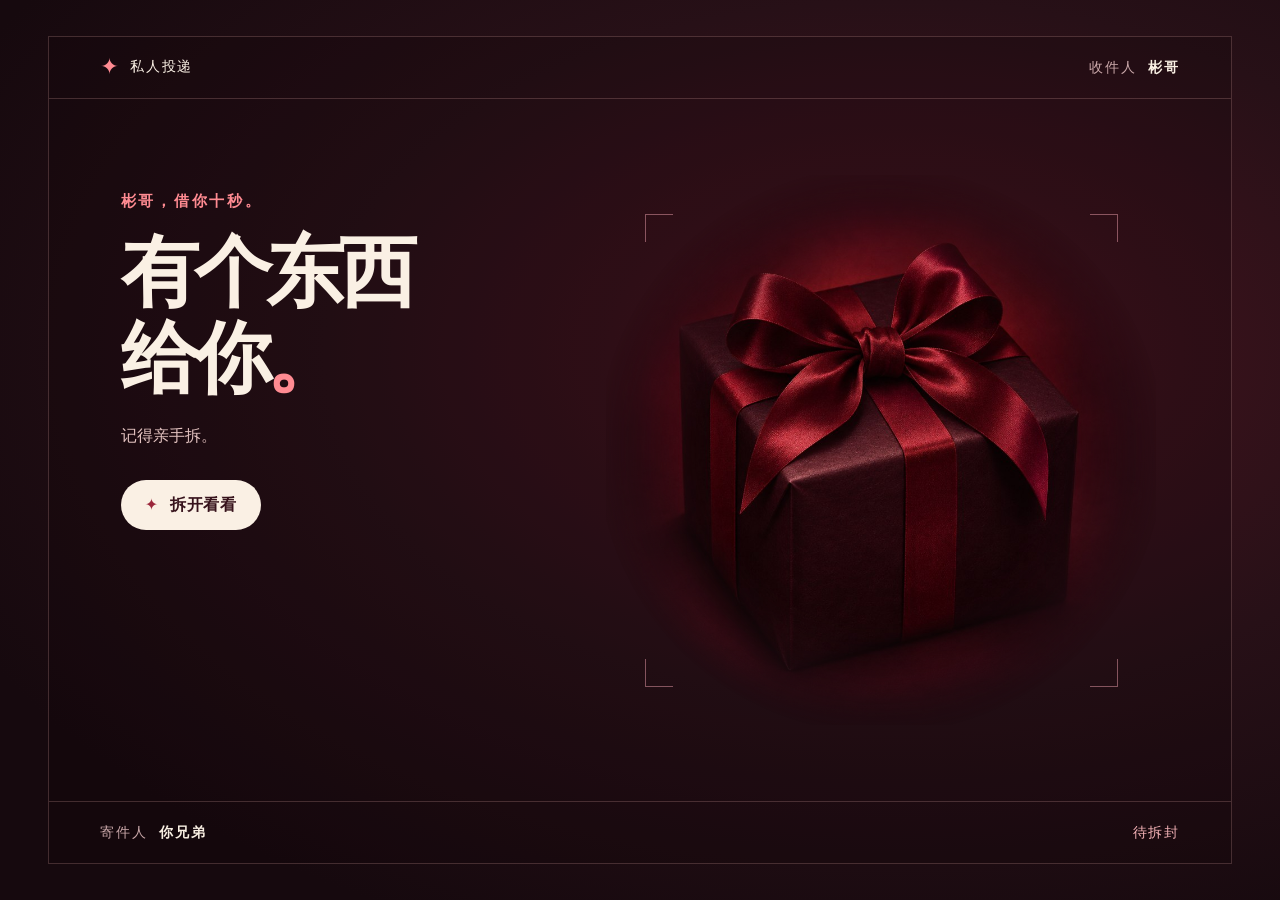
<file: index.html>
<!doctype html>
<html lang="zh-CN">
<head>
  <meta charset="utf-8">
  <meta name="viewport" content="width=device-width, initial-scale=1">
  <meta name="theme-color" content="#170a0e">
  <meta name="robots" content="noindex,nofollow,noarchive">
  <meta name="description" content="有个小东西，记得亲手拆。">
  <meta property="og:title" content="有个东西给你">
  <meta property="og:description" content="有个小东西，记得亲手拆。">
  <meta property="og:type" content="website">
  <meta property="og:image" content="https://wjh2785642841-ux.github.io/one-small-parcel-2jqiqms/parcel.jpg">
  <title>有个东西给你</title>
  <link rel="stylesheet" href="./style.css">
  <script src="./birthday.js" defer></script>
</head>
<body>
  <main class="parcel" id="parcel">
    <header class="parcel-header">
      <div class="wordmark"><span aria-hidden="true">✦</span> 私人投递</div>
      <p class="recipient">收件人 <strong>彬哥</strong></p>
    </header>

    <section class="cover scene" id="cover" aria-labelledby="cover-heading">
      <div class="cover-copy">
        <p class="eyebrow">彬哥，借你十秒。</p>
        <h1 id="cover-heading" tabindex="-1">有个东西<br>给你<span>。</span></h1>
        <p class="cover-note">记得亲手拆。</p>
      </div>
      <figure class="gift">
        <img src="./parcel.jpg" width="980" height="980" fetchpriority="high" alt="系着酒红色缎带的礼物盒">
        <span class="corner top-left" aria-hidden="true"></span>
        <span class="corner top-right" aria-hidden="true"></span>
        <span class="corner bottom-left" aria-hidden="true"></span>
        <span class="corner bottom-right" aria-hidden="true"></span>
      </figure>
      <div class="cover-actions">
        <button class="button button-cream" id="open-gift" type="button"><span aria-hidden="true">✦</span> 拆开看看</button>
      </div>
      <noscript class="no-script">彬哥，18 岁生日快乐！想做的事就去试，遇到难事记得喊我。—— 你兄弟</noscript>
    </section>

    <section class="celebration scene" id="celebration" aria-labelledby="birthday-heading" hidden>
      <div class="birthday-copy">
        <p class="eyebrow">彬哥，恭喜成年。</p>
        <h2 id="birthday-heading" tabindex="-1">18 岁<br>生日快乐<span>！</span></h2>
        <p class="joke">年龄升级了，幼稚可以照旧。<br>以后再干傻事，就叫积累人生经验。</p>
      </div>
      <div class="cake-scene" id="cake-scene" aria-hidden="true">
        <span class="age-art">18</span>
        <span class="cake-sparkle sparkle-one">✧</span><span class="cake-sparkle sparkle-two">✦</span>
        <div class="cake">
          <div class="candlelight"></div>
          <div class="candle candle-left"><i class="flame"></i></div>
          <div class="candle candle-middle"><i class="flame"></i></div>
          <div class="candle candle-right"><i class="flame"></i></div>
          <div class="cake-plate"></div>
          <div class="cake-body"></div>
          <div class="cake-top"></div>
          <div class="cake-drops"><i></i><i></i><i></i><i></i><i></i></div>
        </div>
      </div>
      <div class="wish-actions">
        <p class="wish-note" id="wish-note" aria-live="polite">先想一个愿望，别告诉我。</p>
        <button class="button button-cream" id="blow-candles" type="button">吹蜡烛</button>
        <button class="button button-cream" id="open-letter" type="button" hidden>看看盒底的信</button>
      </div>
    </section>

    <section class="letter-scene scene" id="letter-scene" aria-labelledby="letter-heading" hidden>
      <article class="letter">
        <div class="letter-top"><p class="eyebrow">写给彬哥</p><span class="letter-stamp" aria-hidden="true">18</span></div>
        <h2 id="letter-heading" tabindex="-1">说点认真的。</h2>
        <p>平时见面光顾着互损，有句话还真没怎么说过：有你这个兄弟，我挺高兴的。</p>
        <p>十八岁了，想做的事就去试。遇到难事别一个人扛，给我发个消息。哪怕以后各忙各的，有空也要出来吃顿饭。</p>
        <p>彬哥，生日快乐。愿你今年能做成一件自己想了很久的事。</p>
        <p class="signature">你兄弟</p>
        <p class="postscript">蛋糕记得分我一口。</p>
      </article>
      <button class="button button-outline" id="replay" type="button">再拆一次</button>
    </section>

    <footer class="parcel-footer"><span>寄件人 <strong>你兄弟</strong></span><span id="parcel-status">待拆封</span></footer>
  </main>
  <div class="confetti" id="confetti" aria-hidden="true"></div>
</body>
</html>
</file>
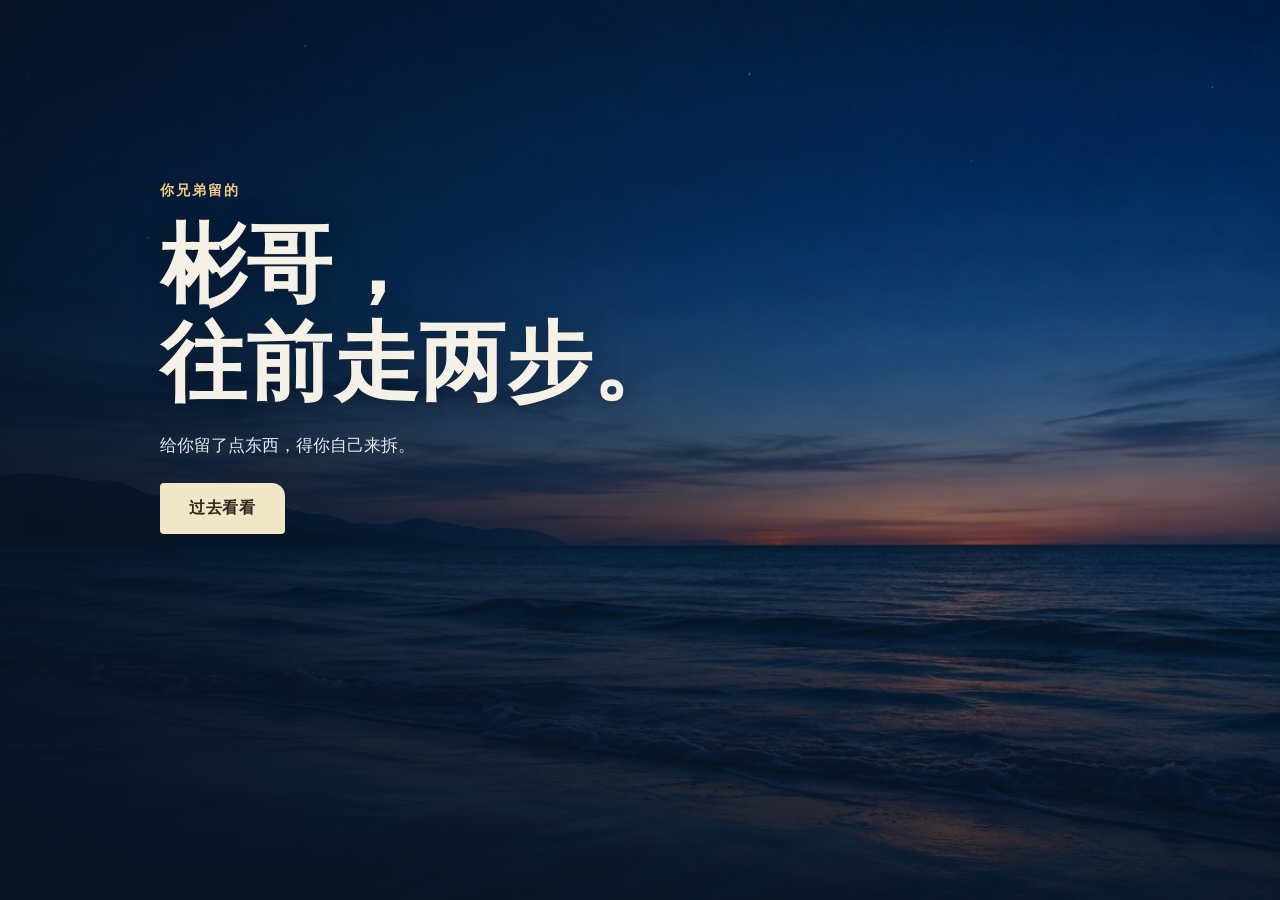
<file: eighteen-night/index.html>
<!doctype html>
<html lang="zh-CN">
<head>
  <meta charset="utf-8">
  <meta name="viewport" content="width=device-width, initial-scale=1">
  <meta name="theme-color" content="#101b2a">
  <meta name="robots" content="noindex,nofollow,noarchive">
  <meta name="description" content="彬哥，往前走两步。你兄弟给你留了点东西。">
  <meta property="og:title" content="给彬哥留的">
  <meta property="og:description" content="往前走两步。">
  <meta property="og:type" content="website">
  <meta property="og:image" content="https://wjh2785642841-ux.github.io/one-small-parcel-2jqiqms/eighteen-night/shore.jpg">
  <title>给彬哥留的</title>
  <link rel="stylesheet" href="./style.css">
  <script src="./scratch.js?v=2" defer></script>
  <script src="./finale.js" defer></script>
  <script src="./keepsake.js" defer></script>
  <script src="./journey.js?v=2" defer></script>
</head>
<body>
  <header class="route" id="route" hidden>
    <div class="route-line"><button class="back" id="back" type="button">回上一幕</button><span id="stage-label"></span></div>
    <progress id="route-progress" max="8" value="1" aria-label="生日旅程进度"></progress>
  </header>
  <main id="journey" data-current="shore">
    <section class="stage shore" id="shore" data-name="海边" aria-labelledby="shore-heading">
      <div class="shore-copy">
        <p class="eyebrow">你兄弟留的</p>
        <h1 id="shore-heading" tabindex="-1">彬哥，<br>往前走两步。</h1>
        <p>给你留了点东西，得你自己来拆。</p>
        <button class="button" type="button" data-next>过去看看</button>
      </div>
    </section>

    <section class="stage" id="birthday-card" data-name="一张贺卡" aria-labelledby="card-heading" hidden>
      <div class="chapter">
        <header class="chapter-heading"><h2 id="card-heading" tabindex="-1">给彬哥留的。</h2></header>
        <button class="seal-card" id="seal-card" type="button" aria-describedby="seal-hint"><span class="seal-name">彬哥</span><span class="seal-instruction">敲一下</span></button>
        <p class="subtle" id="seal-hint" role="status">敲三下，看看藏了什么。</p>
        <div class="age-reveal" id="age-reveal" hidden>
          <div class="age-main"><strong>18</strong><span>岁</span></div>
          <div><h3>生日快乐，彬哥！</h3><p>原来你已经在地球上待满了 216 个月。<br>第 217 个月的第一块蛋糕给你。</p></div>
        </div>
        <button class="button" type="button" id="to-cake" data-next hidden>去点蜡烛</button>
      </div>
    </section>

    <section class="stage" id="cake" data-name="蜡烛和许愿灯" data-cake="unlit" aria-labelledby="cake-heading" hidden>
      <div class="chapter cake-chapter">
        <header class="chapter-heading"><h2 id="cake-heading" tabindex="-1">这根你来点。</h2></header>
        <figure class="cake-photo" aria-hidden="true">
          <img class="cake-image" src="birthday-cake.jpg" width="1000" height="1000" alt="">
          <div class="cake-glow"></div><div class="cake-flame"></div><div class="wish-sky"></div><div class="wish-ember"></div>
          <img class="lantern" src="wish-lantern.png" width="264" height="251" alt="">
        </figure>
        <div class="cake-actions">
          <button class="button" type="button" id="light">点亮蜡烛</button>
          <div class="stack" id="blow-actions" hidden><p>想个愿望，想好了再吹。</p><button class="button" type="button" id="blow">吹蜡烛</button></div>
          <div class="stack" id="wish-actions" hidden>
            <p>愿望想好了，就送它上去。</p>
            <label class="wish-label" for="wish-input">留一句愿望</label>
            <input class="wish-input" type="text" id="wish-input" maxlength="36" placeholder="也可以只在心里想" autocomplete="off">
            <button class="button" type="button" id="launch">放一盏灯</button>
          </div>
          <div class="stack" id="launched" hidden><p id="wish-caption">灯升起来了。我们继续走。</p><button class="button" type="button" data-next>沿海边走走</button></div>
        </div>
      </div>
    </section>

    <section class="stage" id="notes" data-name="海边三张纸条" aria-labelledby="notes-heading" hidden>
      <div class="chapter">
        <header class="chapter-heading"><h2 id="notes-heading" tabindex="-1">捡到三张纸条。</h2><p>翻开看看，都是你兄弟写的。</p></header>
        <div class="notes" id="joke-notes">
          <details><summary>十八岁第一道题</summary><p>以后别人问你吃啥，「都行」不能再当菜名了。</p></details>
          <details><summary>关于今天的彬哥</summary><p>今天你说什么都对。明天你拿截图来，我可不认。</p></details>
          <details><summary>兄弟友情提醒</summary><p>今日份免挨损，到今晚十二点。续期免谈。</p></details>
        </div>
        <button class="button" type="button" data-next>继续往前</button>
      </div>
    </section>

    <section class="stage" id="coupon" data-name="一张刮刮卡" aria-labelledby="coupon-heading" hidden>
      <div class="chapter">
        <header class="chapter-heading"><h2 id="coupon-heading" tabindex="-1">这张得刮开。</h2><p>用手指在卡面上划一划。</p></header>
        <div class="scratch-ticket" id="scratch-ticket">
          <div id="scratch-prize" class="scratch-prize" aria-hidden="true"><p class="eyebrow">下次见面用</p><h3>一起吃顿饭。</h3><p>你哪天有空，发我一声。</p></div>
          <canvas id="scratch-canvas" aria-hidden="true"></canvas>
        </div>
        <button class="button button-outline" id="reveal-scratch" type="button">直接揭开</button>
        <button class="button" id="to-letter" type="button" data-next hidden>去拆那封信</button>
      </div>
    </section>

    <section class="stage" id="letter-stage" data-name="给彬哥的信" aria-labelledby="letter-scene-heading" hidden>
      <div class="chapter chapter-letter">
        <header class="chapter-heading" id="letter-intro"><h2 id="letter-scene-heading" tabindex="-1">还有一封信。</h2><p>刚才那些是闹你的。这封我想好好说。</p></header>
        <button class="envelope" id="open-letter" type="button"><span class="envelope-recipient">给彬哥</span><span class="envelope-action">拆开信</span></button>
        <article class="letter" id="letter" hidden>
          <p class="letter-to">给彬哥</p>
          <h2 id="letter-heading" tabindex="-1">平时没怎么说的几句。</h2>
          <p class="letter-text">给你做这个网页的时候，我想了挺久，到底有什么话非得今天说。说到底，我就想让你知道，有你这么个兄弟，我是真高兴。</p>
          <p class="letter-text">以后哪天心里堵得慌，不用先把事情想明白。给我发句「出来吃饭」就行。想说我就听，没话也能把饭吃完。</p>
          <p class="letter-text">遇上好事也记得来跟我显摆。下回见面我八成还是会损你。可今天写下来的这些，都算数。</p>
          <p class="letter-text">十八岁生日快乐啊，彬哥。</p>
          <p class="signature">你兄弟</p>
        </article>
        <div class="letter-actions" id="letter-actions" hidden><button class="button button-outline" id="save-letter" type="button">把信存下来</button><button class="button" type="button" data-next>接着走</button></div>
        <p class="subtle" id="save-message" role="status"></p>
      </div>
    </section>

    <section class="stage" id="later" data-name="留给以后的三张" aria-labelledby="later-heading" hidden>
      <div class="chapter">
        <header class="chapter-heading"><h2 id="later-heading" tabindex="-1">这三张给以后的你。</h2><p>现在看也行。哪天想起来了，再回来翻。</p></header>
        <div class="notes notes-later">
          <details><summary>碰上好事的时候</summary><p>发给我。直接一句「我牛不牛」就行。</p></details>
          <details><summary>有点烦的时候</summary><p>给我发个「能说话吗」。你慢慢讲，我听着。</p></details>
          <details><summary>十九岁生日那天</summary><p>要是还找得到这页，截个图发我。好让我知道该端下一块蛋糕了。</p></details>
        </div>
        <button class="button" type="button" data-next>看看天亮了没</button>
      </div>
    </section>

    <section class="stage dawn" id="dawn" data-name="天亮了" aria-labelledby="dawn-heading" hidden>
      <div class="chapter dawn-chapter">
        <canvas class="star-finale" id="star-finale" aria-hidden="true"></canvas>
        <header class="chapter-heading"><p class="eyebrow">海这边天亮了。</p><h2 id="dawn-heading" tabindex="-1">彬哥，生日快乐。</h2><p>下次见。记得那顿饭。</p></header>
        <button class="button button-outline" id="restart" type="button">回到海边</button>
      </div>
    </section>
    <noscript><div class="noscript-note">十八岁生日快乐啊，彬哥。—— 你兄弟</div></noscript>
  </main>
</body>
</html>
</file>
<file: style.css>
:root {
  color-scheme: dark;
  font-family: system-ui, "PingFang SC", "Microsoft YaHei", sans-serif;
  color: #faf0e4;
  background: #16090e;
  --paper: #faf0e4;
  --muted: #c9a7a9;
  --accent: #ff8b92;
  --border: #efb2b036;
}

*, *::before, *::after { box-sizing: border-box; }
[hidden] { display: none !important; }
body { margin: 0; min-inline-size: 280px; }
p, figure, h1, h2 { margin: 0; }

body::before {
  content: "";
  position: fixed;
  inset: 0;
  z-index: -1;
  background: radial-gradient(ellipse at 70% 39%, #49141f 0%, #271017 45%, #16090e 82%);
}

.parcel {
  max-width: 1184px;
  min-height: calc(100svh - 72px);
  margin: 36px auto;
  display: grid;
  grid-template-rows: auto 1fr auto;
  border: 1px solid var(--border);
  background: #14080b3d;
}

.parcel-header, .parcel-footer {
  display: flex;
  justify-content: space-between;
  align-items: center;
  gap: 12px;
  padding: 0 clamp(22px, 4vw, 58px);
  min-height: 62px;
  color: var(--muted);
  font-size: .875rem;
  letter-spacing: .12em;
}

.parcel-header { border-bottom: 1px solid var(--border); }
.parcel-footer { border-top: 1px solid var(--border); }
.parcel strong { font-weight: 650; color: var(--paper); margin-inline-start: 6px; }
.wordmark { display: flex; align-items: center; gap: 10px; color: var(--paper); }
.wordmark span { font-size: 1.38rem; color: var(--accent); line-height: 1; }
#parcel-status { color: #f5b4b8; }

.cover, .celebration {
  display: grid;
  grid-template-columns: minmax(0, .93fr) minmax(0, 1.07fr);
  grid-template-areas: "copy visual" "actions visual";
  grid-template-rows: 1fr 1fr;
  align-items: start;
  min-height: 580px;
  padding: 36px clamp(25px, 5.6vw, 83px);
}

.cover-copy, .birthday-copy { grid-area: copy; align-self: end; z-index: 1; }
.eyebrow { color: var(--accent); font-size: .94rem; font-weight: 650; letter-spacing: .18em; }
.cover h1, .birthday-copy h2 {
  font-size: clamp(3rem, 6.1vw, 6rem);
  line-height: 1.11;
  letter-spacing: -.066em;
  font-weight: 850;
  margin: 18px 0 20px;
}

h1 span, h2 span { color: var(--accent); }
h1:focus, h2:focus { outline: none; }
.cover-note, .joke, .wish-note { font-size: 1rem; line-height: 1.75; color: #e4c3c1; }
.cover-actions, .wish-actions { grid-area: actions; z-index: 1; margin-top: 30px; }

.gift {
  grid-area: visual;
  align-self: center;
  justify-self: center;
  position: relative;
  width: min(100%, 550px);
  isolation: isolate;
}

.gift img {
  display: block;
  width: 100%;
  height: auto;
  mask-image: radial-gradient(ellipse at center, black 44%, transparent 73%);
}

.corner { position: absolute; width: 28px; height: 28px; border: 0 solid #faabb675; }
.top-left { inset: 7% auto auto 7%; border-width: 1px 0 0 1px; }
.top-right { inset: 7% 7% auto auto; border-width: 1px 1px 0 0; }
.bottom-left { inset: auto auto 7% 7%; border-width: 0 0 1px 1px; }
.bottom-right { inset: auto 7% 7% auto; border-width: 0 1px 1px 0; }

.button {
  min-height: 50px;
  padding: 10px 23px;
  border: 1px solid transparent;
  border-radius: 999px;
  font: inherit;
  font-weight: 750;
  letter-spacing: .06em;
  cursor: pointer;
  touch-action: manipulation;
  transition: background .18s ease, color .18s ease, transform .18s ease;
}

.button span { color: #9b273b; margin-inline-end: 4px; }
.button-cream { background: var(--paper); color: #37131c; }
.button-outline { background: transparent; color: var(--paper); border-color: #c78b94; }
.button:focus-visible { outline: 2px solid var(--accent); outline-offset: 5px; }
.button:active { transform: translateY(2px); }
@media (hover: hover) {
  .button-cream:hover { background: #ffd5ce; }
  .button-outline:hover { background: #6a2534; }
}

.scene.is-entering { animation: arrive .42s ease-out both; }
@keyframes arrive { from { opacity: 0; transform: translateY(10px); } }

.celebration { background: radial-gradient(ellipse at 72% 48%, #85263b4a, transparent 59%); }
.wish-note { margin-bottom: 12px; }

.cake-scene {
  grid-area: visual;
  align-self: center;
  justify-self: center;
  position: relative;
  isolation: isolate;
  display: grid;
  place-items: center;
  width: min(100%, 500px);
  height: clamp(320px, 36vw, 466px);
  container-type: inline-size;
}

.age-art {
  position: absolute;
  top: 45%;
  left: 47%;
  transform: translate(-50%, -50%);
  color: #6b293b36;
  -webkit-text-stroke: 1px #eb818e69;
  font: italic 400 80cqw/.73 Georgia, "Times New Roman", serif;
  letter-spacing: -.105em;
  pointer-events: none;
  user-select: none;
}

.cake-sparkle { position: absolute; color: #f58a97; transition: opacity .4s ease; }
.sparkle-one { top: 25%; left: 16%; font-size: 1.7rem; }
.sparkle-two { top: 43%; right: 12%; font-size: 1.15rem; }

.cake {
  position: absolute;
  left: 50%;
  bottom: 15%;
  transform: translateX(-50%);
  width: min(69%, 315px);
  aspect-ratio: 1.38;
  filter: drop-shadow(0 17px 17px #0f0208a8);
  transition: filter .45s ease;
}

.cake-plate, .cake-body, .cake-top, .cake-drops, .candle, .candlelight { position: absolute; }
.cake-plate { inset: auto 0 1% 0; height: 20%; border-radius: 50%; background: linear-gradient(#f0a5a7 55%, #934357 57%, #be6471 78%); }
.cake-body { inset: auto 7% 11% 7%; height: 44%; border-radius: 10% 10% 42% 42% / 5% 5% 26% 26%; background: linear-gradient(90deg, #bd596a, #f2a3aa 32%, #e58492 66%, #b64c64); }
.cake-top { inset: auto 7% 47% 7%; height: 22%; border-radius: 50%; background: radial-gradient(ellipse at 38% 33%, #ffecd2, #fbc4b6 80%); box-shadow: 0 4px 0 #f6b7ad; }
.cake-drops { inset: auto 8% 32% 8%; height: 24%; display: flex; align-items: flex-start; justify-content: space-evenly; }
.cake-drops i { width: 11%; height: 58%; background: linear-gradient(#ffcabb, #ffe0cb); border-radius: 0 0 100px 100px; }
.cake-drops i:nth-child(2n) { height: 84%; }
.cake-drops i:first-child, .cake-drops i:last-child { margin-top: -3%; }
.candle { width: 4.8%; height: 33%; bottom: 62%; z-index: 1; border-radius: 3px; background: repeating-linear-gradient(-24deg, #fce2b9 0 7px, #a73851 7px 13px); box-shadow: 2px 1px 4px #7d394e9e, inset -2px 0 #6b182d45; }
.candle-left { left: 34%; transform: rotate(-7deg); height: 25%; }
.candle-middle { left: 48%; bottom: 65%; }
.candle-right { left: 62%; transform: rotate(7deg); height: 27%; }
.candle::before { content: ""; position: absolute; width: 2px; height: 7px; top: -6px; left: calc(50% - 1px); background: #733832; }
.flame { position: absolute; width: 118%; height: 32%; min-height: 14px; max-height: 28px; left: -9%; bottom: calc(100% + 5px); border-radius: 60% 45% 53% 48%; background: radial-gradient(ellipse at 50% 69%, #fffbd7 30%, #ffd17a 64%, #ff887b 90%); box-shadow: 0 0 15px 5px #ff9a58a6; transform-origin: center bottom; animation: flicker 1s ease-in-out infinite alternate; }
.candle-middle .flame { animation-delay: -.45s; }
.candle-right .flame { animation-delay: -.75s; }
.candlelight { inset: -45% 7% 19%; background: radial-gradient(ellipse, #ff894647, transparent 69%); transition: opacity .35s ease; }
.cake-scene.is-out .candlelight, .cake-scene.is-out .cake-sparkle { opacity: 0; }
.cake-scene.is-out .flame { opacity: 0; animation: none; }
.cake-scene.is-out .cake { filter: brightness(.84) drop-shadow(0 17px 17px #0f0208a8); }
@keyframes flicker { to { transform: rotate(6deg) scale(.89, 1.12); } }

.letter-scene {
  display: grid;
  justify-items: center;
  align-content: center;
  gap: 23px;
  padding: 45px 24px;
  background: radial-gradient(ellipse, #6d263653, transparent 70%);
}

.letter {
  position: relative;
  width: min(100%, 555px);
  padding: clamp(27px, 5vw, 48px);
  color: #3a2225;
  background: repeating-linear-gradient(0deg, #a8565710 0 1px, transparent 1px 32px), linear-gradient(120deg, #fff1dc, #f6dfc9);
  box-shadow: 0 18px 45px #0b0209a9;
}

.letter-top { display: flex; justify-content: space-between; align-items: center; gap: 12px; }
.letter .eyebrow { color: #852d44; }
.letter-stamp { display: grid; place-items: center; border: 1px solid #9a4357a1; width: 49px; height: 49px; border-radius: 50%; transform: rotate(12deg); color: #963b51; font: italic 1.65rem Georgia, serif; }
.letter h2 { font-size: clamp(1.85rem, 5vw, 2.7rem); letter-spacing: -.045em; line-height: 1.3; margin: 5px 0 20px; }
.letter > p { line-height: 1.88; margin-bottom: 13px; }
.letter .signature { text-align: right; color: #852d44; font-weight: 750; margin-block: 16px; }
.letter .postscript { margin-bottom: 0; padding-top: 10px; border-top: 1px solid #88304745; color: #77283b; font-size: .91rem; }

.confetti { position: fixed; inset: 0; pointer-events: none; overflow: hidden; z-index: 10; }
.confetti i {
  position: absolute;
  left: var(--left);
  top: -24px;
  width: var(--width);
  height: var(--height);
  background: var(--color);
  animation: fall var(--duration) var(--delay) ease-in both;
}

@keyframes fall {
  from { transform: translate3d(0, -4vh, 0) rotate(0); opacity: 0; }
  9%, 72% { opacity: 1; }
  to { transform: translate3d(var(--drift), 94vh, 0) rotate(var(--spin)); opacity: 0; }
}

.no-script { grid-column: 1 / -1; color: var(--paper); }
@media (max-width: 1256px) { .parcel { margin-inline: 36px; } }

@media (max-width: 730px) {
  .parcel { margin: 12px; min-height: calc(100svh - 24px); }
  .parcel-header, .parcel-footer { min-height: 49px; padding-inline: 16px; }
  .cover, .celebration {
    grid-template-columns: minmax(0, 1fr);
    grid-template-areas: "copy" "visual" "actions";
    grid-template-rows: auto auto auto;
    align-content: center;
    min-height: 0;
    padding: 26px 22px;
    text-align: center;
  }
  .cover h1, .birthday-copy h2 { font-size: clamp(2.75rem, 11vw, 4.6rem); margin: 12px 0 10px; }
  .cover h1 br, .birthday-copy h2 br { display: none; }
  .gift { width: min(100%, clamp(220px, 37svh, 365px)); margin-block: 4px; }
  .cake-scene { width: min(100%, 350px); height: clamp(190px, 32svh, 310px); }
  .cover-actions, .wish-actions { margin-top: 4px; }
  .letter-scene { padding: 28px 15px; gap: 19px; }
}

@media (max-width: 350px) {
  .parcel { margin-inline: 8px; }
  .cover, .celebration { padding-inline: 13px; }
  .cover h1, .birthday-copy h2 { font-size: 2.4rem; }
}

@media (prefers-reduced-motion: reduce) {
  *, *::before, *::after { animation: none !important; transition: none !important; }
  .confetti { display: none; }
}
</file>
<file: eighteen-night/style.css>
:root {
  color-scheme: dark;
  background: #0c1524;
  color: #f5f1e6;
  font-family: system-ui, 'PingFang SC', 'Microsoft YaHei', sans-serif;
  --paper: #f2e6c9;
  --gold: #f2cb86;
  --muted: #bfcddd;
  --ink: #262c36;
  --line: #a8bbd044;
  --serif: 'Songti SC', 'Noto Serif CJK SC', SimSun, Georgia, serif;
}
*, *::before, *::after { box-sizing: border-box; }
[hidden] { display: none !important; }
body, h1, h2, h3, p, figure { margin: 0; }
button, input { font: inherit; }
button { cursor: pointer; touch-action: manipulation; }
button:focus-visible, summary:focus-visible, input:focus-visible { outline: 2px solid var(--gold); outline-offset: 4px; }
h1:focus, h2:focus { outline: none; }

.route {
  position: relative;
  z-index: 3;
  width: min(100% - 40px, 968px);
  margin-inline: auto;
  padding-top: 9px;
  color: var(--muted);
}
.route-line { display: flex; justify-content: space-between; align-items: center; gap: 10px; font-size: .88rem; }
.back { color: var(--muted); background: transparent; border: 0; min-height: 43px; padding: 3px 4px; }
.route progress { display: block; width: 100%; height: 2px; appearance: none; overflow: hidden; border: 0; background: #263647; color: var(--gold); }
.route progress::-webkit-progress-bar { background: #263647; }
.route progress::-webkit-progress-value { background: var(--gold); }
.route progress::-moz-progress-bar { background: var(--gold); }

.stage {
  min-height: calc(100svh - 54px);
  display: grid;
  align-content: center;
  isolation: isolate;
  position: relative;
  padding: clamp(28px, 5svh, 68px) max(20px, env(safe-area-inset-right)) clamp(30px, 7svh, 70px) max(20px, env(safe-area-inset-left));
  background: radial-gradient(ellipse at 48% 5%, #243d55 0, #17283b 41%, #0c1524 90%);
}
.stage.arriving .chapter { animation: enter .36s ease-out both; }
@keyframes enter { from { opacity: 0; transform: translateY(7px); } }
.chapter { width: min(100%, 540px); margin-inline: auto; display: grid; justify-items: start; gap: clamp(15px, 3svh, 25px); }
.chapter-heading h2 { font-size: clamp(1.95rem, 6.8vw, 3.35rem); line-height: 1.2; letter-spacing: -.035em; }
.chapter-heading p { color: var(--muted); font-size: 1rem; line-height: 1.65; margin-top: 10px; }
.eyebrow { color: var(--gold); font-size: .87rem; letter-spacing: .15em; font-weight: 660; }
.subtle { color: var(--muted); font-size: .9rem; line-height: 1.62; }
.subtle:empty { display: none; }
.button {
  min-height: 51px;
  min-width: 125px;
  padding: 11px 22px;
  border: 1px solid transparent;
  border-radius: 4px 13px 4px 4px;
  color: #312618;
  background: var(--paper);
  font-size: 1rem;
  font-weight: 720;
  letter-spacing: .035em;
  transition: background .18s ease, box-shadow .18s ease;
}
.button-outline { color: #f5eddf; background: #14213153; border-color: #afbccb78; }
.button:disabled { opacity: .75; cursor: wait; }
@media (hover: hover) { .button:hover { box-shadow: 0 0 24px #ead5b044; } }

.shore { min-height: 100svh; align-content: center; }
.shore::before, .dawn::before {
  content: '';
  position: absolute;
  inset: 0;
  z-index: -1;
  background:
    linear-gradient(90deg, #081425ba 0%, #0c192954 51%, #0c192908 100%),
    linear-gradient(0deg, #091524b8 0%, transparent 62%),
    url('./shore.jpg') 55% 53% / cover no-repeat;
}
.shore-copy { width: min(100%, 960px); margin-inline: auto; display: grid; justify-items: start; padding: 12px 0 clamp(88px, 20svh, 178px); }
.shore-copy h1 {
  margin: 16px 0 18px;
  font-family: var(--serif);
  font-size: clamp(2.6rem, 10vw, 5.4rem);
  line-height: 1.14;
  font-weight: 690;
  letter-spacing: .005em;
  text-shadow: 0 3px 27px #0711228e;
}
.shore-copy > p:not(.eyebrow) { color: #e2eaf3; line-height: 1.68; font-size: 1.06rem; }
.shore-copy .button { margin-top: 24px; }

.seal-card, .envelope {
  isolation: isolate;
  position: relative;
  width: 100%;
  min-height: 200px;
  border-radius: 4px 19px 4px 4px;
  border: 1px solid #ad9469;
  box-shadow: 0 16px 44px #0710197a;
  color: #513b26;
  background: linear-gradient(152deg, #f4e7c6 6%, #e5cda0 55%, #dcc098);
  display: grid;
  justify-content: center;
  align-content: center;
  row-gap: 10px;
  text-align: center;
}
.seal-card::before { content: ''; position: absolute; inset: 9px; border: 1px solid #8467406b; border-radius: 2px 13px 2px 2px; pointer-events: none; }
.seal-name, .envelope-recipient { font-family: var(--serif); font-weight: 700; font-size: clamp(2rem, 7vw, 2.8rem); letter-spacing: .13em; }
.seal-instruction, .envelope-action { color: #5d482f; font-size: .9rem; font-weight: 660; letter-spacing: .06em; }
.seal-card.tap { animation: tap .24s ease-out; }
@keyframes tap { 40% { transform: rotate(-1deg) scale(.986); } }
.age-reveal {
  width: 100%;
  display: grid;
  grid-template-columns: auto 1fr;
  align-items: center;
  gap: clamp(16px, 4vw, 30px);
  border-top: 1px solid #d8bd8380;
  border-bottom: 1px solid #d8bd8380;
  padding: 17px 0 20px;
  animation: enter .55s ease both;
}
.age-main { display: flex; align-items: baseline; gap: 3px; color: var(--gold); white-space: nowrap; }
.age-main strong { font-family: Georgia, serif; font-weight: 650; line-height: .9; font-size: clamp(3.1rem, 13vw, 5.6rem); }
.age-reveal h3, .scratch-prize h3 { font-size: clamp(1.23rem, 5.5vw, 1.75rem); line-height: 1.22; margin-bottom: 9px; }
.age-reveal p { color: var(--muted); line-height: 1.65; font-size: .94rem; }

.cake-chapter { width: min(100%, 920px); grid-template-columns: minmax(0, .78fr) minmax(0, 1fr); grid-template-areas: 'cake-title cake-photo' 'cake-actions cake-photo'; align-items: start; column-gap: clamp(25px, 6vw, 72px); }
.cake-chapter .chapter-heading { grid-area: cake-title; align-self: end; }
.cake-photo { --wick: 67.35%; position: relative; grid-area: cake-photo; width: 100%; overflow: hidden; isolation: isolate; border: 1px solid #c5d3df67; border-radius: 5px 39px 5px 5px; box-shadow: 0 15px 54px #04122385; }
.cake-image { display: block; width: 100%; height: auto; transition: filter .68s ease; }
.cake-glow, .wish-sky { position: absolute; inset: 0; pointer-events: none; opacity: 0; transition: opacity .68s ease; }
.cake-glow { background: radial-gradient(ellipse at 50% 32%, #f4a55975 0%, #f1984235 24%, transparent 66%); mix-blend-mode: screen; }
.cake-flame, .wish-ember { position: absolute; left: 49.96%; bottom: var(--wick); opacity: 0; pointer-events: none; transform: translateX(-50%); }
.cake-flame { width: 3.4%; height: 10%; border-radius: 50% 44% 46% 51% / 75% 69% 30% 27%; background: radial-gradient(ellipse at 54% 75%, #fff 12%, #fff6d2 37%, #ffba65 57%, #f98a32 72%, #a34a0d 90%); box-shadow: 0 0 12px 3px #ffa8548a, 0 0 25px 10px #ff9c4052; transform-origin: center bottom; transition: opacity .2s ease; }
#cake[data-cake='lit'] .cake-glow, #cake[data-cake='lit'] .cake-flame { opacity: 1; }
#cake[data-cake='lit'] .cake-image { filter: sepia(.56) saturate(1.16) brightness(1.11); }
#cake[data-cake='lit'] .cake-flame { animation: flicker 1.4s ease-in-out infinite alternate; }
@keyframes flicker { 0% { transform: translateX(-50%) rotate(-2deg) scale(.93, 1.05); } 70% { transform: translateX(-50%) rotate(2deg) scale(1.07, .94); } 100% { transform: translateX(-50%) rotate(-1deg) scale(.97, 1.02); } }
#cake[data-cake='wish'] .cake-image, #cake[data-cake='launched'] .cake-image { filter: brightness(.62) saturate(.9); }
.wish-sky { background: radial-gradient(circle at 30% 14%, #d2dcf8aa 0 1.1px, transparent 2px), radial-gradient(circle at 42% 9%, #aac4e4ba 0 1px, transparent 1.8px), radial-gradient(circle at 79% 14%, #d5eeffba 0 1px, transparent 1.8px), radial-gradient(circle at 85% 23%, #d4eaff89 0 .75px, transparent 1.5px), radial-gradient(ellipse at 55% 12%, #25365bb9, transparent 55%); }
#cake[data-cake='launched'] .wish-sky { opacity: 1; }
.wish-ember { width: 5px; height: 5px; background: #fff0b7; border-radius: 50%; box-shadow: 0 0 6px 2px #ffc573, 0 0 15px 5px #ffb86f87; }
#cake[data-cake='launched'] .wish-ember { animation: ember .85s ease-out both; }
@keyframes ember { 0% { opacity: .9; transform: translate(-50%, 0); } 40% { opacity: 1; } 100% { opacity: 0; transform: translate(-7px, -23px) scale(.6); } }
.lantern { position: absolute; width: 22%; top: calc(100% - var(--wick)); left: 49.96%; height: auto; opacity: 0; transform: translate(-7%, -139%) rotate(7deg) scale(.77); filter: drop-shadow(0 0 12px #ffbf707a) drop-shadow(0 0 22px #ffc08250); pointer-events: none; }
#cake[data-cake='launched'] .lantern { opacity: .94; animation: lantern-rise 2.28s cubic-bezier(.19,.52,.31,1) both; }
@keyframes lantern-rise { 0% { transform: translate(-50%, -47%) rotate(-11deg) scale(.04); opacity: 0; } 23% { transform: translate(-56%, -72%) rotate(-6deg) scale(.29); opacity: .2; } 55% { transform: translate(-50%, -94%) rotate(-5deg) scale(.86); opacity: 1; } 100% { transform: translate(-7%, -139%) rotate(7deg) scale(.77); opacity: .94; } }
.cake-actions { grid-area: cake-actions; width: 100%; min-height: 140px; }
.stack { display: grid; justify-items: start; gap: 10px; color: #e1e8ee; line-height: 1.6; }
.stack p { overflow-wrap: anywhere; }
.wish-label { font-size: .88rem; color: var(--muted); }
.wish-input { width: 100%; min-height: 45px; padding: 9px 11px; border: 1px solid #a2b2c279; border-radius: 5px; color: #fff8eb; background: #0713219e; }

.notes { width: 100%; display: grid; gap: 10px; }
.notes details { color: #eee8db; background: #263a4f88; border: 1px solid #b8c9e045; border-left: 2px solid #c9ab77; border-radius: 3px 13px 3px 3px; }
.notes summary { cursor: pointer; list-style: none; padding: 15px 19px; min-height: 53px; display: flex; gap: 10px; align-items: center; justify-content: space-between; font-weight: 680; touch-action: manipulation; }
.notes summary::-webkit-details-marker { display: none; }
.notes summary::after { content: '+'; font-size: 1.15rem; font-weight: 450; color: var(--gold); }
.notes details[open] summary::after { content: '−'; }
.notes details p { padding: 0 19px 16px; font-size: 1rem; color: #e3ebee; line-height: 1.7; animation: enter .26s ease both; }
.notes-later details { background: #1e334ab3; }

.scratch-ticket { position: relative; isolation: isolate; width: 100%; min-height: 205px; display: grid; place-items: stretch; overflow: hidden; border-radius: 6px 18px 6px 6px; border: 1px solid #c0a47b; box-shadow: 0 13px 40px #040c1880; }
.scratch-prize { display: grid; align-content: center; justify-items: center; gap: 10px; padding: 23px; text-align: center; color: #4e3a26; background: #f4e7ca; }
.scratch-prize .eyebrow { color: #725434; }
.scratch-ticket canvas { display: block; position: absolute; inset: 0; width: 100%; height: 100%; }
.scratch-ticket:not(.revealed) canvas { cursor: crosshair; }
.scratch-ticket.fallback:not(.revealed) { background: #b39466; }
.scratch-ticket.fallback:not(.revealed) .scratch-prize { visibility: hidden; }

.envelope { min-height: 185px; overflow: hidden; }
.envelope::before, .envelope::after { content: ''; position: absolute; z-index: -1; inset: 0; pointer-events: none; }
.envelope::before { background: linear-gradient(23deg, transparent 49.5%, #8c6d4940 50%, transparent 50.6%) 0 0 / 50% 100% no-repeat, linear-gradient(-23deg, transparent 49.5%, #8c6d4940 50%, transparent 50.6%) 100% 0 / 50% 100% no-repeat; }
.envelope::after { inset: auto 0 0; height: 42%; background: #fae7ba36; }
.letter { width: 100%; padding: clamp(24px, 6.3vw, 42px); color: var(--ink); background: repeating-linear-gradient(0deg, #6b4c2410 0 1px, transparent 1px 31px), linear-gradient(139deg, #faf4e5, #ece1c9); border-radius: 3px 20px 4px 4px; border-top: 4px solid #a99a7b; box-shadow: 0 18px 43px #07122274; animation: enter .52s ease both; }
.letter-to { color: #635846; font-size: .93rem; font-weight: 670; letter-spacing: .13em; }
.letter h2 { font-size: clamp(1.65rem, 7.4vw, 2.25rem); line-height: 1.23; margin: 11px 0 20px; letter-spacing: -.04em; }
.letter-text { margin-bottom: 15px; line-height: 1.84; overflow-wrap: anywhere; font-size: 1rem; }
.signature { margin-top: 19px; color: #52422c; text-align: right; font-weight: 770; }
.letter-actions { display: flex; flex-wrap: wrap; align-items: center; gap: 10px; }

.dawn { text-align: center; }
.dawn::before { background: linear-gradient(0deg, #101a2bdc 0%, #18293666 59%, #08162da8 100%), url('./shore.jpg') center 68% / cover no-repeat; }
.dawn::after { content: ''; position: absolute; inset: 0; z-index: -1; background: radial-gradient(ellipse 83% 38% at 54% 61%, #edaf7570, #a9855725 53%, transparent 83%); opacity: .77; animation: dawn 5.2s ease both; }
@keyframes dawn { from { opacity: 0; } }
.dawn-chapter { width: min(100%, 660px); justify-items: center; }
.star-finale { width: 100%; height: clamp(140px, 29svh, 275px); display: block; }
.dawn .chapter-heading .eyebrow { color: #f9d6a2; margin: 0 0 11px; }
.dawn .chapter-heading p:not(.eyebrow) { color: #f4e6d6; }
.noscript-note { padding: 14px 24px; text-align: center; }

@media (max-width: 660px) {
  .stage { padding-block: 24px 35px; }
  .shore { padding-block: 32px; }
  .shore::before { background-position: 62% 55%; }
  .shore-copy { padding-bottom: min(28svh, 155px); }
  .cake-chapter { width: min(100%, 470px); grid-template-columns: 1fr; grid-template-areas: 'cake-title' 'cake-photo' 'cake-actions'; }
  .cake-photo { max-width: min(100%, 47svh); justify-self: center; }
  .cake-actions { min-height: 115px; }
}
@media (max-width: 350px) {
  .stage { padding-inline: 16px; }
  .route { width: calc(100% - 32px); }
  .cake-photo { max-width: 100%; width: min(100%, 40svh); border-top-right-radius: 28px; }
  .letter { padding: 22px; }
  .letter-actions .button { padding-inline: 13px; min-width: 110px; }
}
@media (prefers-reduced-motion: reduce) {
  *, *::before, *::after { animation: none !important; transition: none !important; }
}
</file>
